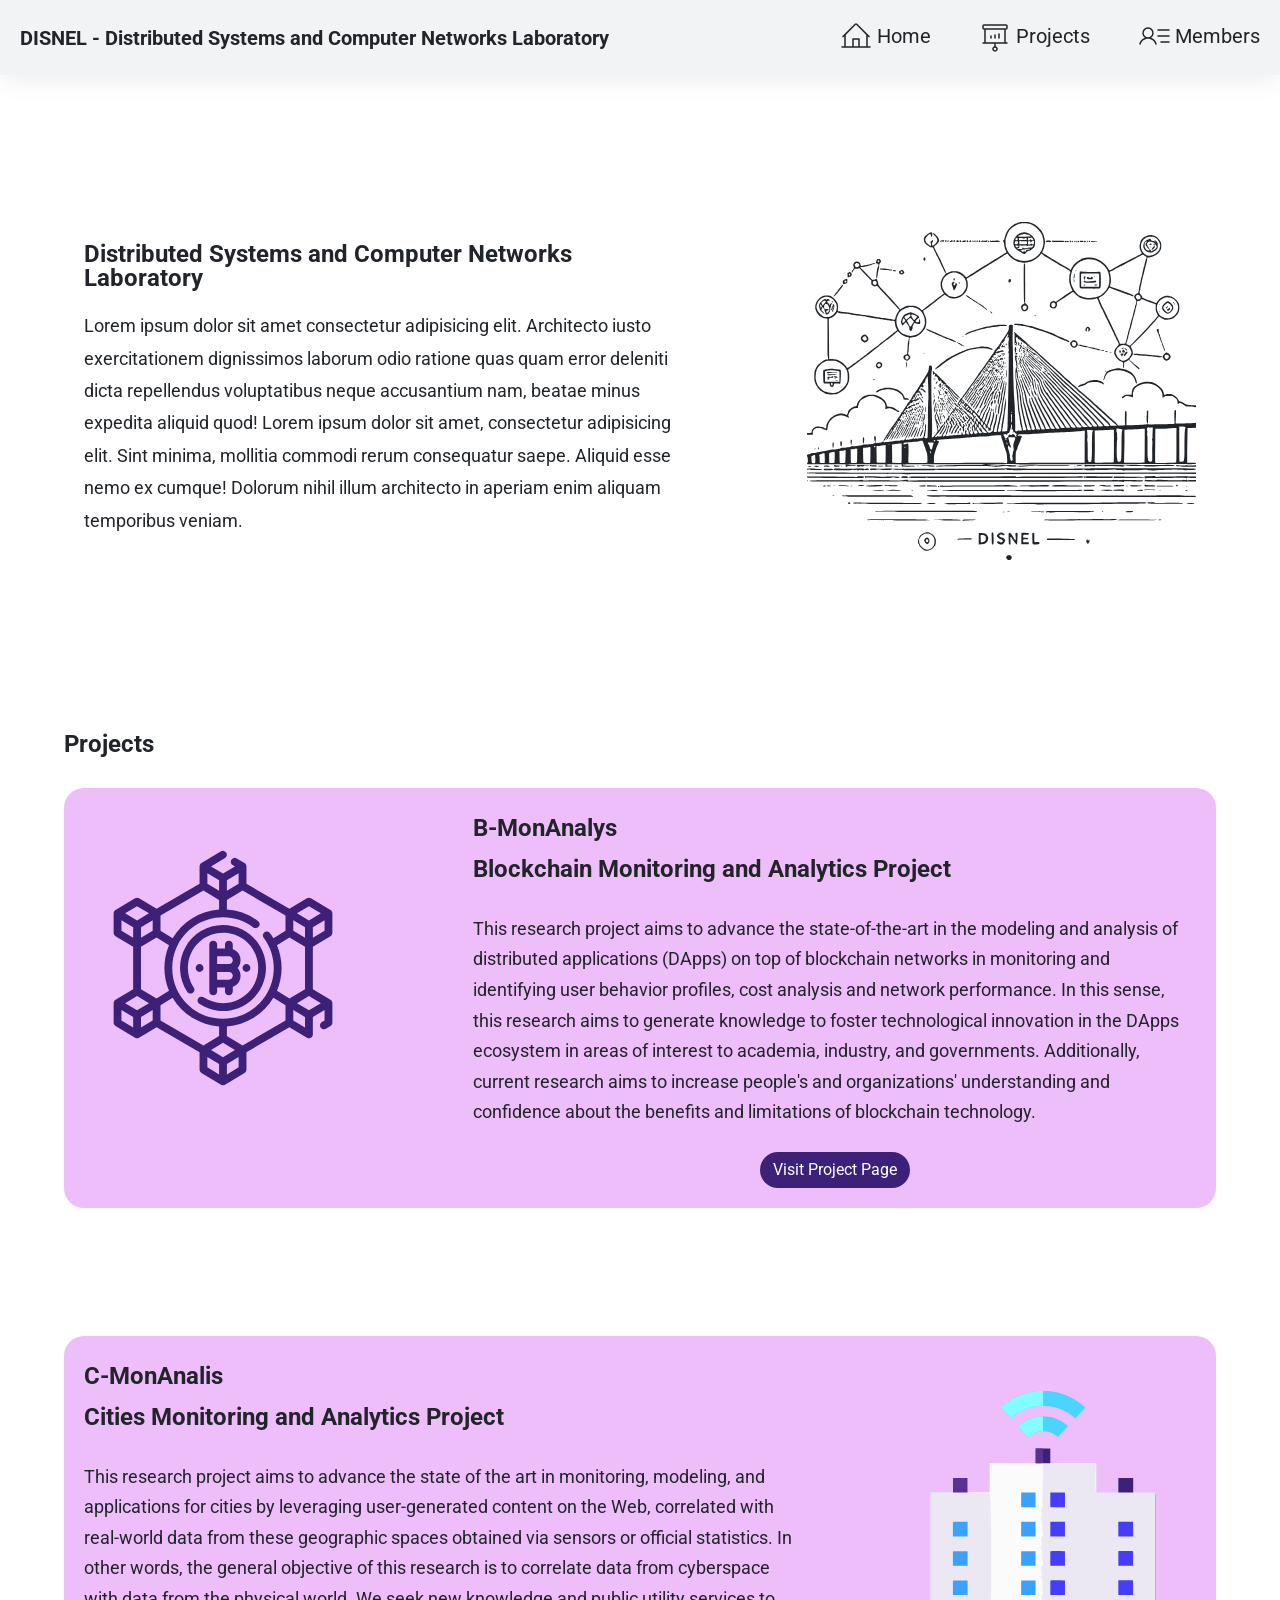
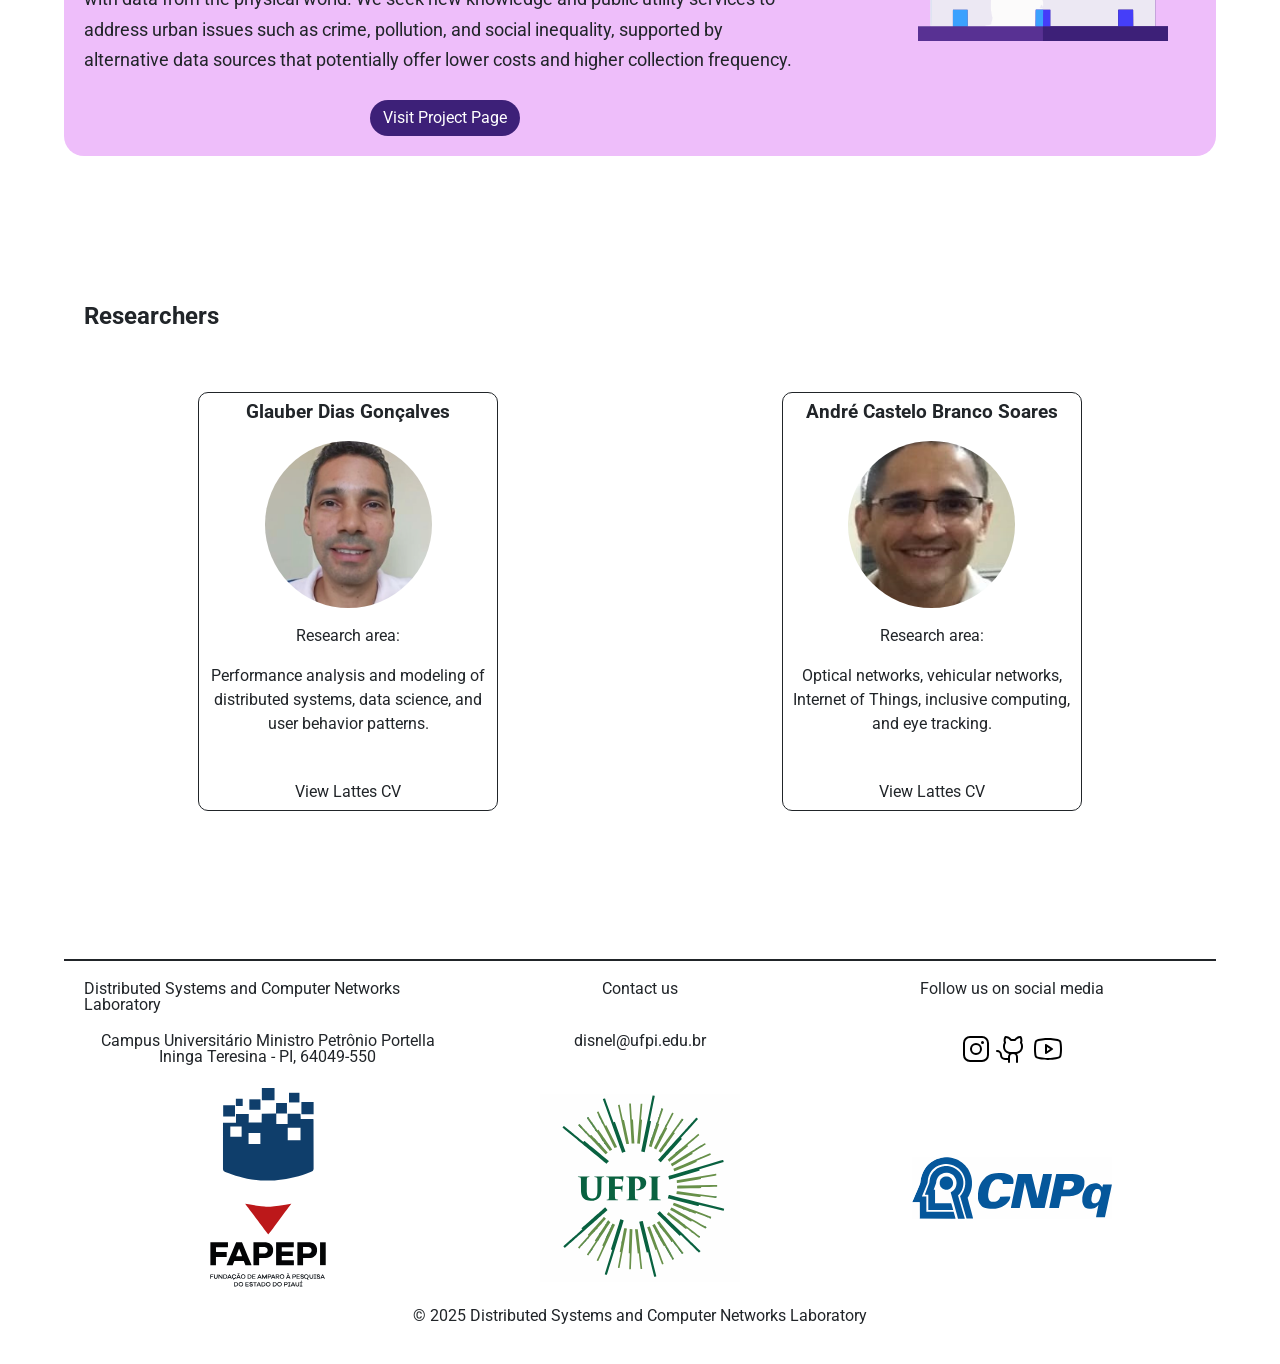
<file: index.html>
<!DOCTYPE html>
<html lang="en">
  <head>
    <meta charset="UTF-8" />
    <meta name="viewport" content="width=device-width, initial-scale=1.0" />
    <title>Disnel</title>
    <link rel="stylesheet" href="css/styles.css" />
  </head>
  <body>
    <nav>
      <div class="logo-box">
        <!-- <img class="paad-logo" src="img/paad-logo.svg" alt="Logo do site" /> -->

        <h1 class="title">
          DISNEL - Distributed Systems and Computer Networks Laboratory
        </h1>
      </div>
      <ul class="links">
        <li>
          <a href="#">
            <div class="flex-container">
              <svg
                xmlns="http://www.w3.org/2000/svg"
                width="32"
                height="32"
                viewBox="0 0 256 256"
                fill="#000000"
                class="icon"
              >
                <path
                  d="M240,210H222V131.17l5.76,5.76a6,6,0,0,0,8.48-8.49L137.9,30.09a14,14,0,0,0-19.8,0L19.76,128.44a6,6,0,0,0,8.48,8.49L34,131.17V210H16a6,6,0,0,0,0,12H240a6,6,0,0,0,0-12ZM46,119.17l80.58-80.59a2,2,0,0,1,2.84,0L210,119.17V210H158V152a6,6,0,0,0-6-6H104a6,6,0,0,0-6,6v58H46ZM146,210H110V158h36Z"
                ></path>
              </svg>
              Home
            </div>
          </a>
        </li>
        <li>
          <a href="#projetos">
            <div class="flex-container">
              <svg
                xmlns="http://www.w3.org/2000/svg"
                width="32"
                height="32"
                fill="#000000"
                viewBox="0 0 256 256"
                class="icon"
              >
                <path
                  d="M90,144V128a6,6,0,0,1,12,0v16a6,6,0,0,1-12,0Zm38,6a6,6,0,0,0,6-6V120a6,6,0,0,0-12,0v24A6,6,0,0,0,128,150Zm32,0a6,6,0,0,0,6-6V112a6,6,0,0,0-12,0v32A6,6,0,0,0,160,150Zm54-72V178h10a6,6,0,0,1,0,12H134v20.84a22,22,0,1,1-12,0V190H32a6,6,0,0,1,0-12H42V78H40A14,14,0,0,1,26,64V48A14,14,0,0,1,40,34H216a14,14,0,0,1,14,14V64a14,14,0,0,1-14,14ZM128,222a10,10,0,1,0,10,10A10,10,0,0,0,128,222ZM40,66H216a2,2,0,0,0,2-2V48a2,2,0,0,0-2-2H40a2,2,0,0,0-2,2V64A2,2,0,0,0,40,66ZM202,78H54V178H202Z"
                ></path>
              </svg>
              Projects
            </div></a
          >
        </li>
        <li>
          <a href="#membros"
            ><div class="flex-container">
              <svg
                xmlns="http://www.w3.org/2000/svg"
                width="32"
                height="32"
                fill="#000000"
                viewBox="0 0 256 256"
                class="icon"
              >
                <path
                  d="M154,80a6,6,0,0,1,6-6h88a6,6,0,0,1,0,12H160A6,6,0,0,1,154,80Zm94,42H160a6,6,0,0,0,0,12h88a6,6,0,0,0,0-12Zm0,48H184a6,6,0,0,0,0,12h64a6,6,0,0,0,0-12Zm-98.19,20.5a6,6,0,1,1-11.62,3C131.7,168.29,107.23,150,80,150s-51.7,18.29-58.19,43.49a6,6,0,1,1-11.62-3c5.74-22.28,23-40.07,44.67-48a46,46,0,1,1,50.28,0C126.79,150.43,144.08,168.22,149.81,190.5ZM80,138a34,34,0,1,0-34-34A34,34,0,0,0,80,138Z"
                ></path>
              </svg>
              Members
            </div></a
          >
        </li>
      </ul>
    </nav>
    <main class="main-container">
      <header class="grid-2-columns-especial">
        <div id="início" class="header-text-container">
          <h2 class="header-title">
            Distributed Systems and Computer Networks Laboratory
          </h2>
          <p class="header-text big-text">
            Lorem ipsum dolor sit amet consectetur adipisicing elit. Architecto
            iusto exercitationem dignissimos laborum odio ratione quas quam
            error deleniti dicta repellendus voluptatibus neque accusantium nam,
            beatae minus expedita aliquid quod! Lorem ipsum dolor sit amet,
            consectetur adipisicing elit. Sint minima, mollitia commodi rerum
            consequatur saepe. Aliquid esse nemo ex cumque! Dolorum nihil illum
            architecto in aperiam enim aliquam temporibus veniam.
          </p>
        </div>
        <img class="paad-logo-colorida" src="img/rCNJ8001.svg" alt="" />
      </header>
      <section id="projetos" class="projects">
        <h2 class="projects-title">Projects</h2>
        <div class="grid-2-columns-inv blockchain-project featured-project">
          <img class="bc-img" src="img/blockchain.svg" alt="" />
          <div class="project-title-container">
            <h2 class="project-title">B-MonAnalys</h2>
            <h2 class="project-title">
              Blockchain Monitoring and Analytics Project
            </h2>
          </div>

          <p class="project-text big-text">
            This research project aims to advance the state-of-the-art in the
            modeling and analysis of distributed applications (DApps) on top of
            blockchain networks in monitoring and identifying user behavior
            profiles, cost analysis and network performance. In this sense, this
            research aims to generate knowledge to foster technological
            innovation in the DApps ecosystem in areas of interest to academia,
            industry, and governments. Additionally, current research aims to
            increase people's and organizations' understanding and confidence
            about the benefits and limitations of blockchain technology.
          </p>
          <a class="project-link" href="https://labpaad.github.io/B-MonAnalys/"
            >Visit Project Page</a
          >
        </div>
        <div class="grid-2-columns city-project featured-project">
          <div>
            <h2 class="project-title">C-MonAnalis</h2>
            <h2 class="project-title">
              Cities Monitoring and Analytics Project
            </h2>
          </div>

          <p class="project-text big-text">
            This research project aims to advance the state of the art in
            monitoring, modeling, and applications for cities by leveraging
            user-generated content on the Web, correlated with real-world data
            from these geographic spaces obtained via sensors or official
            statistics. In other words, the general objective of this research
            is to correlate data from cyberspace with data from the physical
            world. We seek new knowledge and public utility services to address
            urban issues such as crime, pollution, and social inequality,
            supported by alternative data sources that potentially offer lower
            costs and higher collection frequency.
          </p>
          <img class="city-img" src="img/cidade-inteligente.svg" alt="" />
          <a
            class="project-link inv"
            href="https://labpaad.github.io/C-MonAnalys/"
            >Visit Project Page</a
          >
        </div>
      </section>
      <section id="membros" class="cards-section">
        <h2 class="pesquisadores">Researchers</h2>
        <div class="cards">
          <div class="card">
            <h3>Glauber Dias Gonçalves</h3>
            <img class="card-img" src="img/pesquisadores/Glauber.png" alt="" />
            <p>Research area:</p>
            <p class="area-pesquisa">
              Performance analysis and modeling of distributed systems, data
              science, and user behavior patterns.
            </p>
            <a href="http://lattes.cnpq.br/5984202704503148">View Lattes CV</a>
          </div>
          <div class="card">
            <h3>André Castelo Branco Soares</h3>
            <img
              class="card-img"
              src="img/pesquisadores/AndreSoares.jpeg"
              alt=""
            />
            <p>Research area:</p>
            <p class="area-pesquisa">
              Optical networks, vehicular networks, Internet of Things,
              inclusive computing, and eye tracking.
            </p>
            <a href="http://lattes.cnpq.br/5984202704503148">View Lattes CV</a>
          </div>
        </div>
      </section>
      <footer class="footer-grid">
        <p class="footer-title">
          Distributed Systems and Computer Networks Laboratory
        </p>
        <p class="fale-conosco">Contact us</p>
        <p class="siga-nos">Follow us on social media</p>
        <div class="endereço">
          <p class="footer-paragraph">
            Campus Universitário Ministro Petrônio Portella
          </p>
          <p class="footer-paragraph">Ininga Teresina - PI, 64049-550</p>
        </div>
        <!-- <p class="endereço">
          Campus Universitário Ministro Petrônio Portella - Ininga Teresina -
          PI, 64049-550
        </p> -->
        <p class="e-mail">disnel@ufpi.edu.br</p>
        <div class="footer-logos">
          <a href="#">
            <img src="img/instagram-logo.svg" alt="" />
          </a>
          <a href="#">
            <img src="img/github-logo.svg" alt="" />
          </a>
          <a href="#">
            <img src="img/youtube-logo.svg" alt="" />
          </a>
        </div>

        <img class="logo-apoiadores" src="img/fapepi-logo.svg" alt="" />
        <img class="logo-apoiadores" src="img/logo-ufpi.svg" alt="" />
        <img class="logo-apoiadores" src="img/cnpq-logo.svg" alt="" />

        <p class="copyright">
          © 2025 Distributed Systems and Computer Networks Laboratory
        </p>
      </footer>
    </main>
  </body>
</html>
</file>
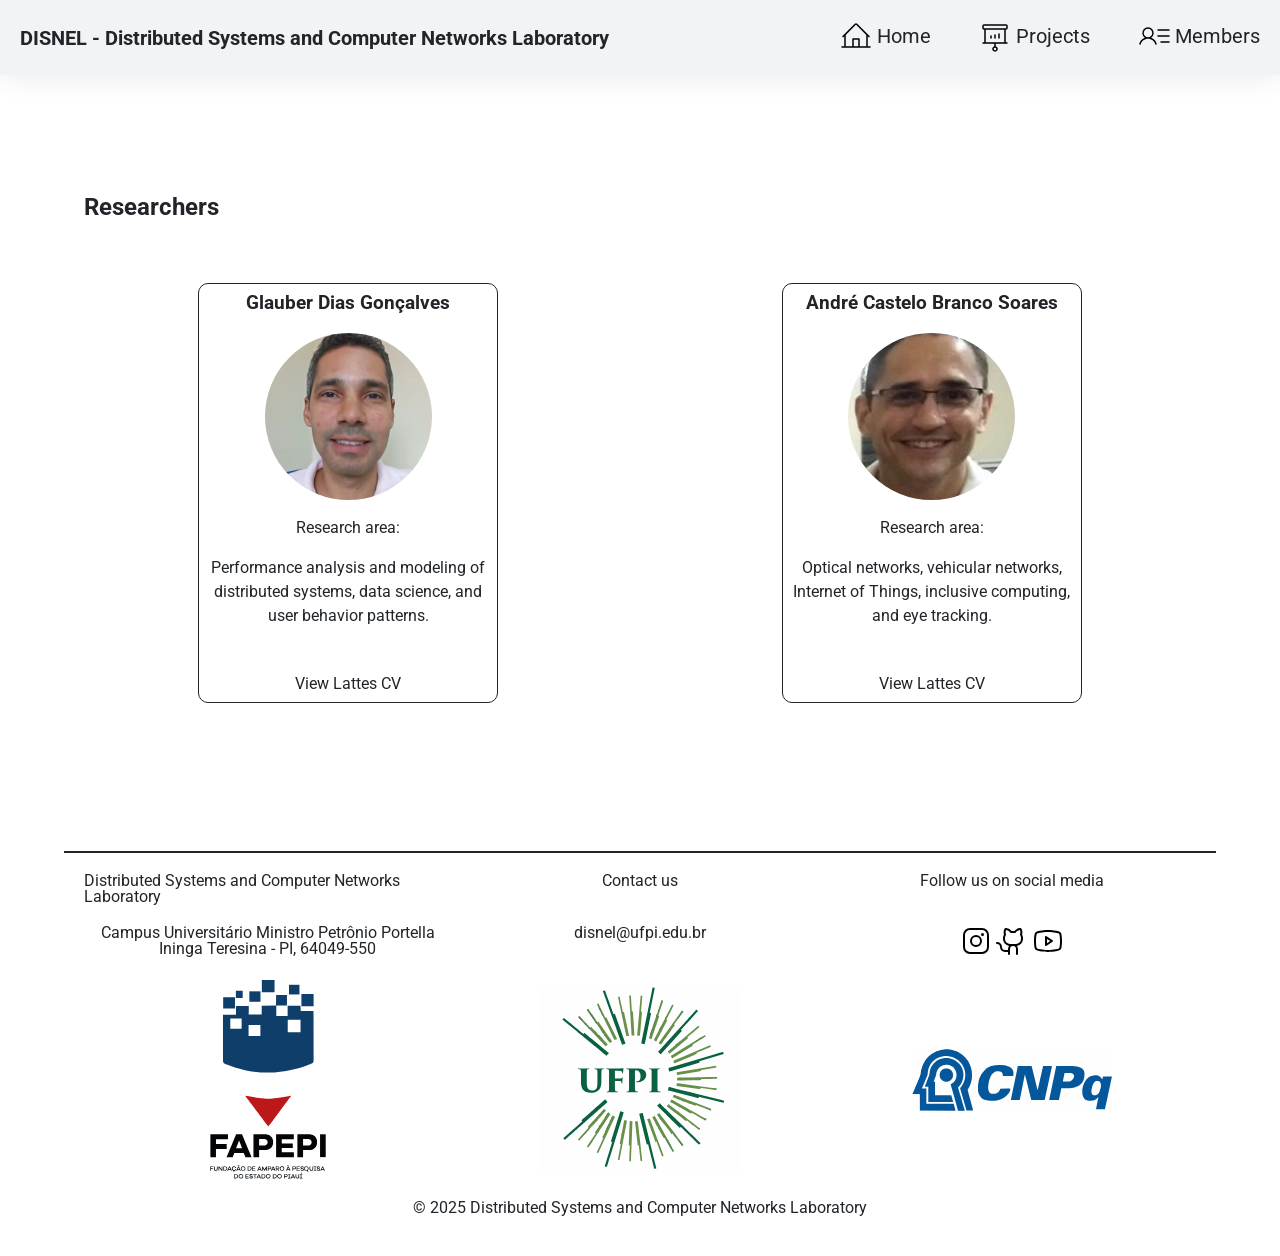
<file: members.html>
<!DOCTYPE html>
<html lang="en">
  <head>
    <meta charset="UTF-8" />
    <meta name="viewport" content="width=device-width, initial-scale=1.0" />
    <title>Disnel</title>
    <link rel="stylesheet" href="css/styles.css" />
  </head>
  <body>
    <nav>
      <div class="logo-box">
        <h1 class="title">
          DISNEL - Distributed Systems and Computer Networks Laboratory
        </h1>
      </div>
      <ul class="links">
        <li>
          <a href="index.html">
            <div class="flex-container">
              <img src="img/nav-icons/home.svg" alt="" />
              <div class="flex-container">Home</div>
            </div>
          </a>
        </li>
        <li>
          <a href="projects.html">
            <div class="flex-container">
              <img src="img/nav-icons/projects.svg" alt="" />
              Projects
            </div></a
          >
        </li>
        <li>
          <a href="members.html"
            ><div class="flex-container">
              <img src="img/nav-icons/members.svg" alt="" />

              Members
            </div></a
          >
        </li>
      </ul>
    </nav>
    <main class="main-container">
      <section id="membros" class="cards-section">
        <h2 class="pesquisadores">Researchers</h2>
        <div class="cards">
          <div class="card">
            <h3>Glauber Dias Gonçalves</h3>
            <img class="card-img" src="img/membros/Glauber.png" alt="" />
            <p>Research area:</p>
            <p class="area-pesquisa">
              Performance analysis and modeling of distributed systems, data
              science, and user behavior patterns.
            </p>
            <a href="http://lattes.cnpq.br/5984202704503148">View Lattes CV</a>
          </div>
          <div class="card">
            <h3>André Castelo Branco Soares</h3>
            <img class="card-img" src="img/membros/AndreSoares.jpeg" alt="" />
            <p>Research area:</p>
            <p class="area-pesquisa">
              Optical networks, vehicular networks, Internet of Things,
              inclusive computing, and eye tracking.
            </p>
            <a href="http://lattes.cnpq.br/5984202704503148">View Lattes CV</a>
          </div>
        </div>
      </section>
      <footer class="footer-grid">
        <p class="footer-title">
          Distributed Systems and Computer Networks Laboratory
        </p>
        <p class="fale-conosco">Contact us</p>
        <p class="siga-nos">Follow us on social media</p>
        <div class="endereço">
          <p class="footer-paragraph">
            Campus Universitário Ministro Petrônio Portella
          </p>
          <p class="footer-paragraph">Ininga Teresina - PI, 64049-550</p>
        </div>
        <!-- <p class="endereço">
          Campus Universitário Ministro Petrônio Portella - Ininga Teresina -
          PI, 64049-550
        </p> -->
        <p class="e-mail">disnel@ufpi.edu.br</p>
        <div class="footer-logos">
          <a href="#">
            <img src="img/logos/instagram-logo.svg" alt="" />
          </a>
          <a href="#">
            <img src="img/logos/github-logo.svg" alt="" />
          </a>
          <a href="#">
            <img src="img/logos/youtube-logo.svg" alt="" />
          </a>
        </div>

        <img class="logo-apoiadores" src="img/logos/fapepi-logo.svg" alt="" />
        <img class="logo-apoiadores" src="img/logos/logo-ufpi.svg" alt="" />
        <img class="logo-apoiadores" src="img/logos/cnpq-logo.svg" alt="" />

        <p class="copyright">
          © 2025 Distributed Systems and Computer Networks Laboratory
        </p>
      </footer>
    </main>
  </body>
</html>
</file>
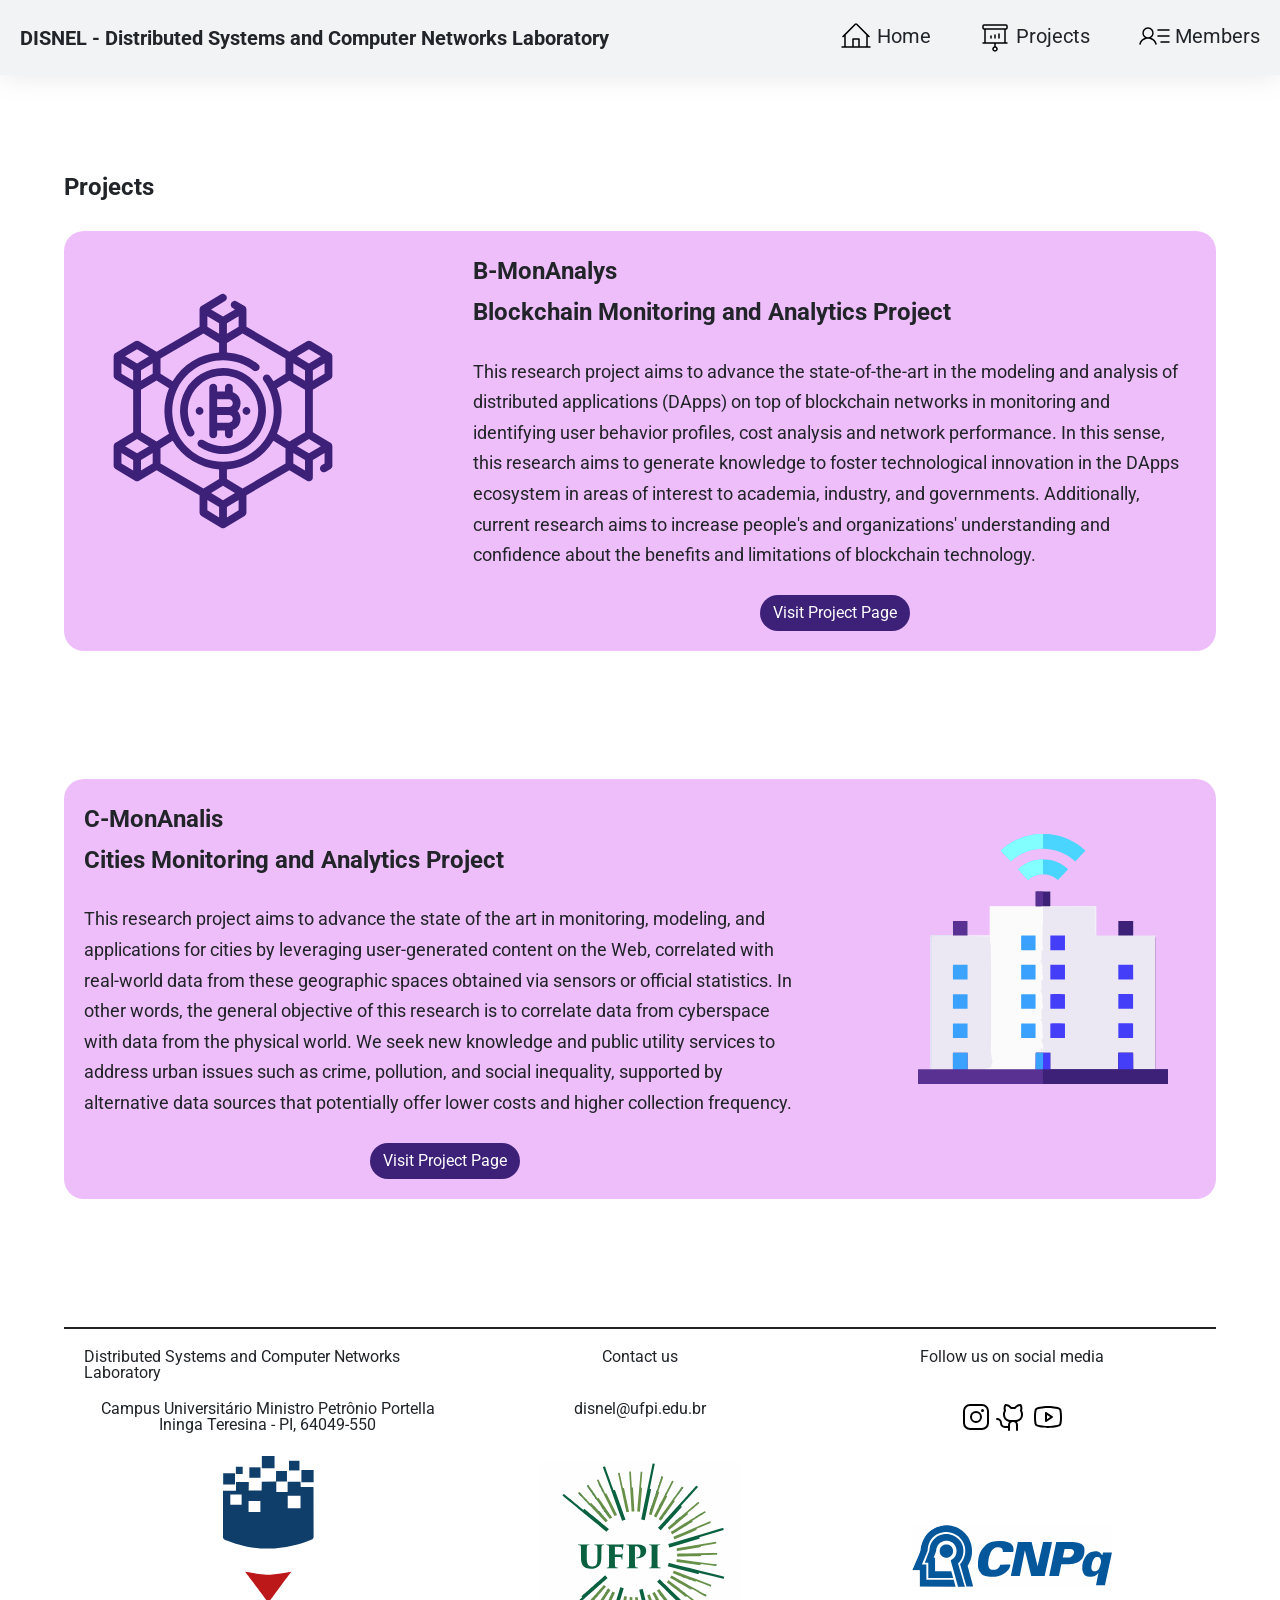
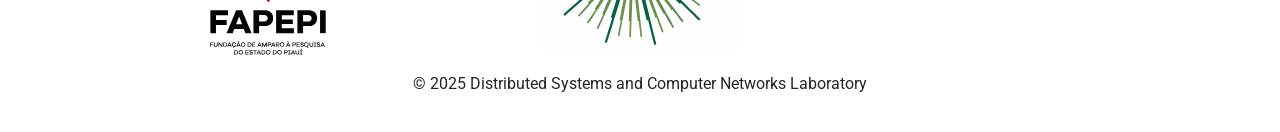
<file: projects.html>
<!DOCTYPE html>
<html lang="en">
  <head>
    <meta charset="UTF-8" />
    <meta name="viewport" content="width=device-width, initial-scale=1.0" />
    <title>Disnel</title>
    <link rel="stylesheet" href="css/styles.css" />
  </head>
  <body>
    <nav>
      <div class="logo-box">
        <h1 class="title">
          DISNEL - Distributed Systems and Computer Networks Laboratory
        </h1>
      </div>
      <ul class="links">
        <li>
          <a href="index.html">
            <div class="flex-container">
              <img src="img/nav-icons/home.svg" alt="" />
              <div class="flex-container">Home</div>
            </div>
          </a>
        </li>
        <li>
          <a href="projects.html">
            <div class="flex-container">
              <img src="img/nav-icons/projects.svg" alt="" />
              Projects
            </div></a
          >
        </li>
        <li>
          <a href="members.html"
            ><div class="flex-container">
              <img src="img/nav-icons/members.svg" alt="" />

              Members
            </div></a
          >
        </li>
      </ul>
    </nav>
    <main class="main-container">
      <section id="projetos" class="projects">
        <h2 class="projects-title">Projects</h2>
        <div class="grid-2-columns-inv blockchain-project featured-project">
          <img class="bc-img" src="img/project-icons/blockchain.svg" alt="" />
          <div class="project-title-container">
            <h2 class="project-title">B-MonAnalys</h2>
            <h2 class="project-title">
              Blockchain Monitoring and Analytics Project
            </h2>
          </div>

          <p class="project-text big-text">
            This research project aims to advance the state-of-the-art in the
            modeling and analysis of distributed applications (DApps) on top of
            blockchain networks in monitoring and identifying user behavior
            profiles, cost analysis and network performance. In this sense, this
            research aims to generate knowledge to foster technological
            innovation in the DApps ecosystem in areas of interest to academia,
            industry, and governments. Additionally, current research aims to
            increase people's and organizations' understanding and confidence
            about the benefits and limitations of blockchain technology.
          </p>
          <a class="project-link" href="https://labpaad.github.io/B-MonAnalys/"
            >Visit Project Page</a
          >
        </div>
        <div class="grid-2-columns city-project featured-project">
          <div>
            <h2 class="project-title">C-MonAnalis</h2>
            <h2 class="project-title">
              Cities Monitoring and Analytics Project
            </h2>
          </div>

          <p class="project-text big-text">
            This research project aims to advance the state of the art in
            monitoring, modeling, and applications for cities by leveraging
            user-generated content on the Web, correlated with real-world data
            from these geographic spaces obtained via sensors or official
            statistics. In other words, the general objective of this research
            is to correlate data from cyberspace with data from the physical
            world. We seek new knowledge and public utility services to address
            urban issues such as crime, pollution, and social inequality,
            supported by alternative data sources that potentially offer lower
            costs and higher collection frequency.
          </p>
          <img
            class="city-img"
            src="img/project-icons/cidade-inteligente.svg"
            alt=""
          />
          <a
            class="project-link inv"
            href="https://labpaad.github.io/C-MonAnalys/"
            >Visit Project Page</a
          >
        </div>
      </section>

      <footer class="footer-grid">
        <p class="footer-title">
          Distributed Systems and Computer Networks Laboratory
        </p>
        <p class="fale-conosco">Contact us</p>
        <p class="siga-nos">Follow us on social media</p>
        <div class="endereço">
          <p class="footer-paragraph">
            Campus Universitário Ministro Petrônio Portella
          </p>
          <p class="footer-paragraph">Ininga Teresina - PI, 64049-550</p>
        </div>
        <!-- <p class="endereço">
          Campus Universitário Ministro Petrônio Portella - Ininga Teresina -
          PI, 64049-550
        </p> -->
        <p class="e-mail">disnel@ufpi.edu.br</p>
        <div class="footer-logos">
          <a href="#">
            <img src="img/logos/instagram-logo.svg" alt="" />
          </a>
          <a href="#">
            <img src="img/logos/github-logo.svg" alt="" />
          </a>
          <a href="#">
            <img src="img/logos/youtube-logo.svg" alt="" />
          </a>
        </div>

        <img class="logo-apoiadores" src="img/logos/fapepi-logo.svg" alt="" />
        <img class="logo-apoiadores" src="img/logos/logo-ufpi.svg" alt="" />
        <img class="logo-apoiadores" src="img/logos/cnpq-logo.svg" alt="" />

        <p class="copyright">
          © 2025 Distributed Systems and Computer Networks Laboratory
        </p>
      </footer>
    </main>
  </body>
</html>
</file>
<file: css/styles.css>
@import url("https://fonts.googleapis.com/css2?family=Roboto:ital,wght@0,100;0,300;0,400;0,500;0,700;0,900;1,100;1,300;1,400;1,500;1,700;1,900&display=swap");

/* Resets e estilos globais */
* {
  margin: 0;
  padding: 0;
  box-sizing: border-box;
}

body {
  width: 100%;
  line-height: 1;
  font-family: Roboto, sans-serif;
  color: #212529;
}

/*Containers e componentes   */
nav {
  display: flex;
  justify-content: space-between;
  align-items: center;
  background-color: #f1f3f5;
  /* border: 1px solid #000; */
  box-shadow: 0 0 30px 0 rgba(0, 0, 0, 0.1);
  padding: 20px;
  margin-bottom: 100px;
}

.main-container {
  width: 90%;
  margin: 20px auto;
  /* border: 1px solid;  */
}

.grid-2-columns {
  /* border: 1px solid; */
  display: grid;
  grid-template-columns: 1fr 25%;
  column-gap: 10%;
  align-items: center;
  margin-bottom: 128px;
  row-gap: 24px;
  padding: 20px;
}
.grid-2-columns-especial {
  /* border: 1px solid; */
  display: grid;
  /* color: #3d2078; */
  grid-template-columns: 1fr 35%;
  column-gap: 10%;
  align-items: center;
  margin-bottom: 128px;
  row-gap: 24px;
  padding: 20px;
}
.grid-2-columns-inv {
  /* border: 1px solid; */
  display: grid;
  grid-template-columns: 25% 1fr;
  column-gap: 10%;
  align-items: center;
  margin-bottom: 128px;
  row-gap: 24px;
  padding: 20px;
}

.logo-box {
  display: flex;
  align-items: center;
  gap: 20px;
}
.projects-title {
  margin-bottom: 32px;
}

.featured-project {
  /* border: 1px solid; */
  background-color: #eebefa;
  border-radius: 20px;
}

.flex-container {
  display: flex;
  align-items: center;
  gap: 5px;
}
.flex-container:hover {
  border-bottom: 1px solid #212529;
}
footer {
  border-top: #212529 2px solid;
}

.footer-grid {
  padding: 20px;
  display: grid;
  grid-template-columns: 1fr 1fr 1fr;
  justify-items: center;
  /* text-align: center; */
  column-gap: 5px;
  row-gap: 20px;
}
.copyright {
  grid-column: 1/4;
}

/* Texto */
.header-title {
  margin-bottom: 20px;
}
.title {
  /* text-transform: uppercase; */
}
.header-text {
  color: #212529;
  line-height: 1.8;
  font-size: 18px;
}
h1 {
  font-size: 20px;
  color: #212529;
}

.project-title {
  line-height: 1.7;
  /* word-break: keep-all; */
}

.project-text {
  line-height: 1.7;
  font-size: 18px;
}

/* Listas */

ul {
  display: flex;
  list-style-type: none;
  gap: 48px;
  align-items: center;
}
.links li {
  font-size: 20px;
}

/* Anchor tags */
a:link,
a:visited {
  display: inline-block;
  cursor: pointer;
  text-decoration: none;
  color: #212529;
}

.project-link:link,
.project-link:visited {
  background-color: #3d2078;
  color: #fff;
  padding: 10px;
  width: 150px;
  border-radius: 30px;
  text-align: center;
  justify-self: center;
  grid-column: 2;
}

.inv:link,
.inv:visited {
  grid-column: 1;
}
/* Icons e Imagens */
.disnel-logo {
  width: 150px;
  /* height: 128px; */
}
.icon {
  fill: #212529;
}
.paad-logo-colorida {
  width: 100%;
  grid-column: 2;
  grid-row: 1;
}
.bc-img {
  justify-self: center;
  width: 90%;
  aspect-ratio: 1 /1;
  grid-column: 1;
  grid-row: 1 / 3;
  /* background-color: #212529; */
}
.city-img {
  width: 90%;
  aspect-ratio: 1 /1;
  grid-column: 2;
  grid-row: 1 / 3;
}

section {
  /* background: #000; */
}

/* MEMBROS */
.cards-section {
  padding: 20px;
}
.pesquisadores {
  margin-bottom: 64px;
}
.cards {
  margin-bottom: 128px;
  display: grid;
  /* border: 2px solid black; */
  grid-template-columns: 27% 27%;
  row-gap: 50px;
  column-gap: 5%;
  justify-content: space-around;
  align-content: center;
}
.card {
  display: flex;
  flex-direction: column;
  gap: 20px;
  border: 1px solid;
  border-radius: 10px;
  padding: 10px;
  justify-content: center;
  align-items: center;
  text-align: center;
}
.card h3 {
  align-self: center;
}
.card-img {
  width: 60%;
  aspect-ratio: 1/1;
  object-fit: cover;
  border-radius: 100px;
  align-self: center;
}
.area-pesquisa {
  /* border: 1px solid; */
  min-height: 100px;
  line-height: 1.5;
}

.card a:link {
  text-decoration: none;
}

.card a:hover {
  text-decoration: underline;
}
.footer-paragraph {
  text-align: center;
}

/* footer */

.logo-apoiadores {
  width: 90%;
  max-width: 200px;
  aspect-ratio: 1 /1;
}
@media screen and (max-width: 970px) {
  .cards {
    grid-template-columns: 40% 40%;
  }
  .project-title-container {
    grid-column: 1/3;
    grid-row: 1;
  }
  .project-text {
    grid-column: 1/3;
    grid-row: 2;
  }
  .bc-img {
    grid-row: 3;
  }
  .city-img {
    grid-row: 3;
  }
  .paad-logo-colorida {
    display: none;
  }
  .header-text-container {
    grid-column: 1 / 3;
  }
}
@media screen and (max-width: 750px) {
  .big-text {
    text-align: justify;
  }
  .logo-box {
    display: none;
  }
  nav {
    justify-content: center;
  }
  .links {
    gap: 15px;
  }
  .footer-logos {
    grid-column: 2/4;
    justify-self: end;
  }
  .endereço {
    grid-column: 1/4;
    grid-row: 2;
  }

  .footer-title {
    grid-column: 1/4;
    grid-row: 1;
    justify-self: center;
  }
  .siga-nos {
    text-align: center;
  }
  .e-mail {
    grid-row: 3;
    grid-column: 2/4;
    justify-self: end;
  }
  .copyright {
    text-align: center;
  }
}
@media screen and (max-width: 600px) {
  /* .links {
    display: none;
  } */
  /* .footer-grid {
    grid-template-columns: 1fr 1fr;
  } */

  .cards {
    grid-template-columns: 1fr;
  }
  .card-img {
    border-radius: 200px;
  }
}

@media screen and (max-width: 480px) {
  .footer-logos {
    grid-column: 2/4;
    justify-self: end;
  }
  .endereço {
    grid-column: 1/4;
    grid-row: 2;
  }
}
</file>
